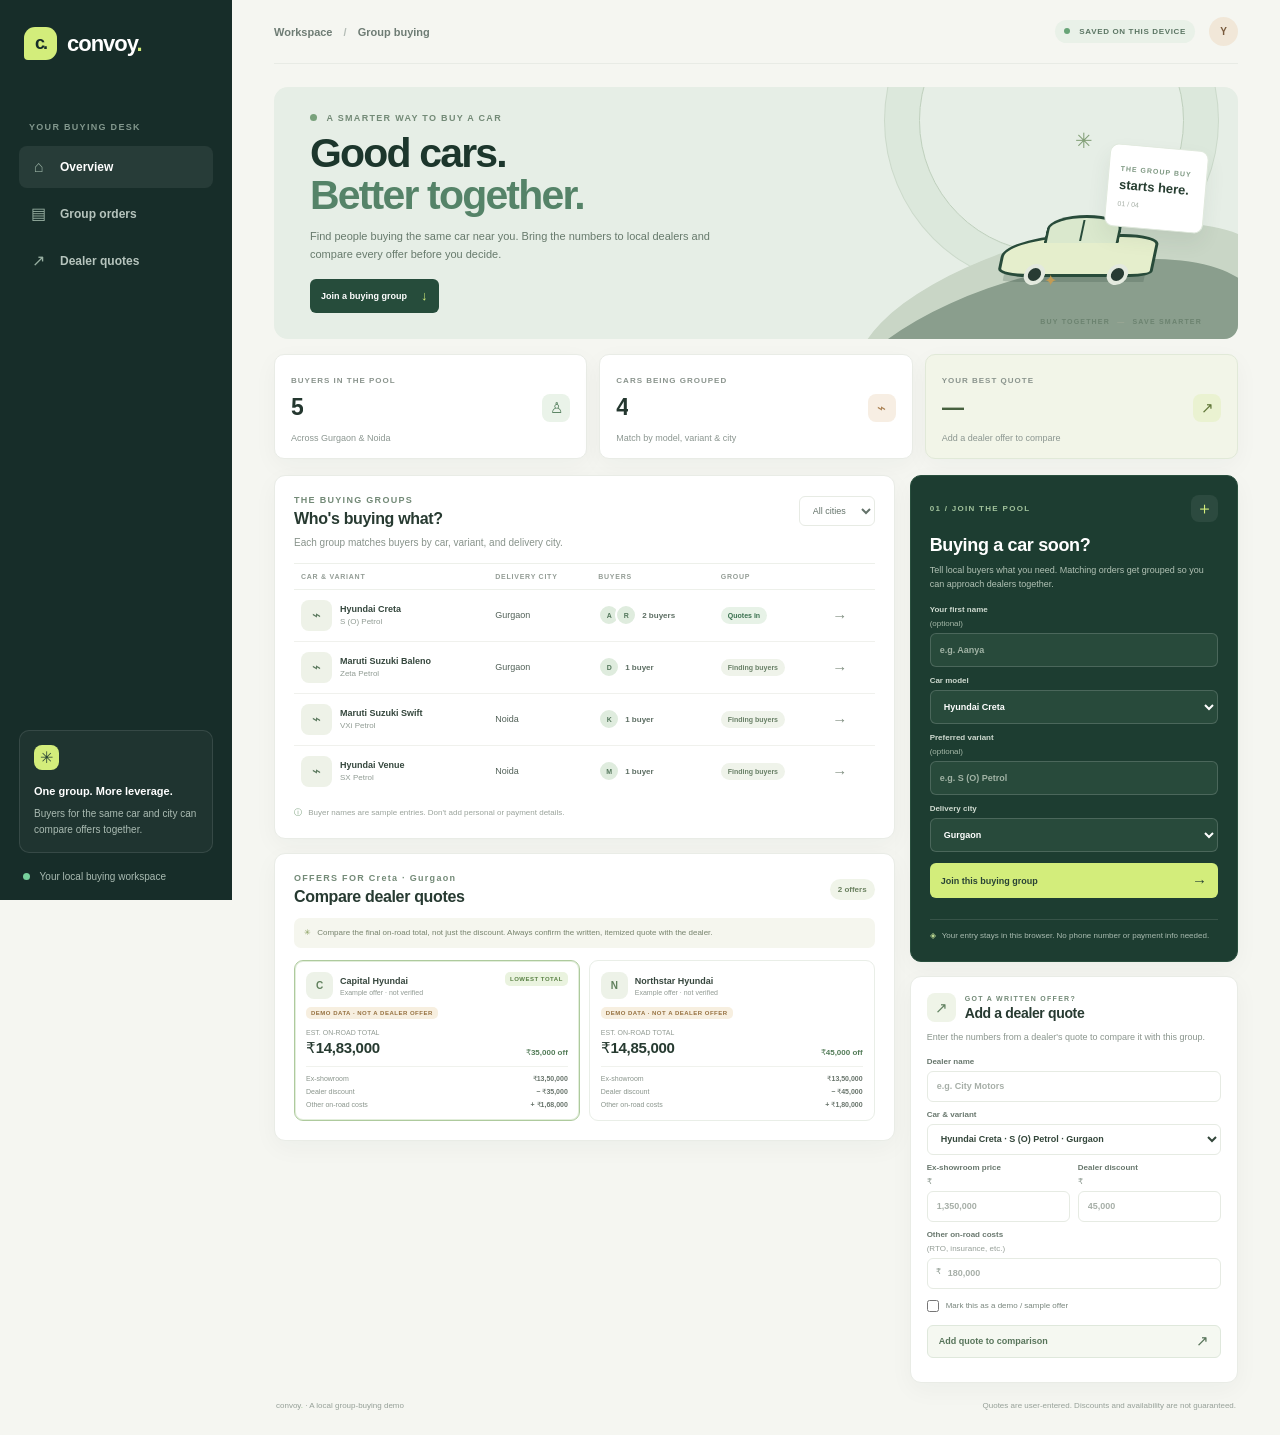
<file: index.html>
<!doctype html>
<html lang="en">
  <head>
    <meta charset="UTF-8" />
    <meta name="viewport" content="width=device-width, initial-scale=1.0" />
    <meta name="theme-color" content="#172d29" />
    <meta name="description" content="Bring local car buyers together and compare dealer quotes for a group purchase." />
    <title>Convoy | Buy together, drive a better deal</title>
    <link rel="stylesheet" href="/styles.css" />
    <script src="/app.js" defer></script>
  </head>
  <body>
    <div class="app-shell">
      <aside class="sidebar">
        <a class="brand" href="#overview" aria-label="Convoy home">
          <span class="brand-mark" aria-hidden="true">c.</span>
          <span>convoy<span class="brand-period">.</span></span>
        </a>
        <p class="side-label">YOUR BUYING DESK</p>
        <a class="side-link active" href="#overview"><span aria-hidden="true">⌂</span> Overview</a>
        <a class="side-link" href="#batches"><span aria-hidden="true">▤</span> Group orders</a>
        <a class="side-link" href="#dealer-quotes"><span aria-hidden="true">↗</span> Dealer quotes</a>
        <div class="sidebar-spacer"></div>
        <div class="sidebar-tip">
          <span class="tip-icon" aria-hidden="true">✳</span>
          <b>One group. More leverage.</b>
          <p>Buyers for the same car and city can compare offers together.</p>
        </div>
        <div class="sidebar-foot"><span></span> Your local buying workspace</div>
      </aside>

      <main class="main-content">
        <header class="topbar">
          <div class="crumb">Workspace <span>/</span> Group buying</div>
          <div class="topbar-actions">
            <span class="local-badge"><i></i> SAVED ON THIS DEVICE</span>
            <span class="user-avatar" aria-label="You">Y</span>
          </div>
        </header>

        <section class="hero" id="overview">
          <div class="hero-copy">
            <p class="eyebrow"><span class="eyebrow-dot"></span> A SMARTER WAY TO BUY A CAR</p>
            <h1>Good cars.<br /><em>Better together.</em></h1>
            <p>Find people buying the same car near you. Bring the numbers to local dealers and compare every offer before you decide.</p>
            <a class="hero-cta" href="#join-pool">Join a buying group <span aria-hidden="true">↓</span></a>
          </div>
          <div class="hero-visual" aria-hidden="true">
            <div class="hero-sun"></div>
            <div class="road road-back"></div>
            <div class="road road-front"></div>
            <div class="hero-car"><span class="car-window"></span><span class="car-wheel wheel-left"></span><span class="car-wheel wheel-right"></span></div>
            <div class="hero-sticker"><span>THE GROUP BUY</span><b>starts here.</b><i>01 / 04</i></div>
            <span class="hero-star star-one">✳</span><span class="hero-star star-two">✦</span>
          </div>
          <div class="hero-index">BUY TOGETHER <span>—</span> SAVE SMARTER</div>
        </section>

        <section class="stats-grid" aria-label="Group buying summary">
          <article class="stat-card">
            <span class="stat-label">BUYERS IN THE POOL</span>
            <div><b id="buyerCount">5</b><span class="stat-icon mint" aria-hidden="true">♙</span></div>
            <small>Across Gurgaon &amp; Noida</small>
          </article>
          <article class="stat-card">
            <span class="stat-label">CARS BEING GROUPED</span>
            <div><b id="modelCount">4</b><span class="stat-icon peach" aria-hidden="true">⌁</span></div>
            <small>Match by model, variant &amp; city</small>
          </article>
          <article class="stat-card accent-stat">
            <span class="stat-label">YOUR BEST QUOTE</span>
            <div><b id="bestQuote">—</b><span class="stat-icon lime" aria-hidden="true">↗</span></div>
            <small id="bestQuoteNote">Add a dealer offer to compare</small>
          </article>
        </section>

        <section class="workspace-grid">
          <div class="primary-column">
            <section id="batches" class="panel batch-panel">
              <div class="panel-heading">
                <div>
                  <p class="eyebrow">THE BUYING GROUPS</p>
                  <h2>Who's buying what?</h2>
                </div>
                <label class="filter-wrap">
                  <span class="sr-only">Filter buying groups by city</span>
                  <select id="cityFilter">
                    <option value="All cities">All cities</option>
                    <option value="Gurgaon">Gurgaon</option>
                    <option value="Noida">Noida</option>
                  </select>
                </label>
              </div>
              <p class="panel-description">Each group matches buyers by car, variant, and delivery city.</p>
              <div class="table-wrap">
                <table>
                  <thead><tr><th>CAR &amp; VARIANT</th><th>DELIVERY CITY</th><th>BUYERS</th><th>GROUP</th><th></th></tr></thead>
                  <tbody id="batchRows"></tbody>
                </table>
                <div id="emptyBatches" class="empty-state hidden">No groups in this city yet. Start one below.</div>
              </div>
              <p class="table-footnote"><span>ⓘ</span> Buyer names are sample entries. Don't add personal or payment details.</p>
            </section>

            <section id="dealer-quotes" class="panel quotes-panel">
              <div class="panel-heading quote-heading">
                <div>
                  <p class="eyebrow">OFFERS FOR <span id="quoteGroupLabel">CRETA · GURGAON</span></p>
                  <h2>Compare dealer quotes</h2>
                </div>
                <span class="quote-count" id="quoteCount">2 offers</span>
              </div>
              <div class="quote-note"><span aria-hidden="true">✳</span> Compare the final on-road total, not just the discount. Always confirm the written, itemized quote with the dealer.</div>
              <div id="quoteCards" class="quote-list"></div>
              <div id="emptyQuotes" class="empty-quotes hidden">
                <span aria-hidden="true">↗</span><b>No offers for this group yet</b>
                <p>Add the written quotes you receive from dealers to compare totals.</p>
              </div>
            </section>
          </div>

          <aside class="secondary-column">
            <section id="join-pool" class="panel join-panel">
              <div class="join-head">
                <span class="join-step">01 / JOIN THE POOL</span>
                <span class="join-icon" aria-hidden="true">＋</span>
              </div>
              <h2>Buying a car soon?</h2>
              <p>Tell local buyers what you need. Matching orders get grouped so you can approach dealers together.</p>
              <form id="buyerForm" class="form-stack">
                <label>Your first name <span class="optional">(optional)</span><input id="buyerName" maxlength="40" placeholder="e.g. Aanya" /></label>
                <label>Car model
                  <select id="buyerModel" required>
                    <option value="Creta">Hyundai Creta</option>
                    <option value="Venue">Hyundai Venue</option>
                    <option value="Swift">Maruti Suzuki Swift</option>
                    <option value="Baleno">Maruti Suzuki Baleno</option>
                  </select>
                </label>
                <label>Preferred variant <span class="optional">(optional)</span><input id="buyerVariant" maxlength="60" placeholder="e.g. S (O) Petrol" /></label>
                <label>Delivery city
                  <select id="buyerCity" required><option value="Gurgaon">Gurgaon</option><option value="Noida">Noida</option></select>
                </label>
                <button class="submit-button" type="submit">Join this buying group <span aria-hidden="true">→</span></button>
                <p id="buyerMessage" class="form-message" role="status" aria-live="polite"></p>
              </form>
              <div class="privacy-note"><span aria-hidden="true">◈</span> Your entry stays in this browser. No phone number or payment info needed.</div>
            </section>

            <section class="panel dealer-panel">
              <div class="dealer-heading">
                <span class="dealer-icon" aria-hidden="true">↗</span>
                <div><p class="eyebrow">GOT A WRITTEN OFFER?</p><h2>Add a dealer quote</h2></div>
              </div>
              <p class="dealer-description">Enter the numbers from a dealer's quote to compare it with this group.</p>
              <form id="quoteForm" class="form-stack quote-form">
                <label>Dealer name<input id="dealerName" maxlength="60" placeholder="e.g. City Motors" required /></label>
                <label>Car &amp; variant<select id="quoteBatch" required></select></label>
                <div class="form-row">
                  <label>Ex-showroom price <span>₹</span><input id="exShowroom" type="number" min="1000" max="100000000" step="1000" placeholder="1,350,000" required /></label>
                  <label>Dealer discount <span>₹</span><input id="discount" type="number" min="0" max="10000000" step="1000" placeholder="45,000" required /></label>
                </div>
                <label>Other on-road costs <span class="optional">(RTO, insurance, etc.)</span><span class="currency-field"><span>₹</span><input id="otherCosts" type="number" min="0" max="10000000" step="1000" placeholder="180,000" required /></span></label>
                <label class="check-row"><input id="sampleQuote" type="checkbox" /><span>Mark this as a demo / sample offer</span></label>
                <button class="outline-submit" type="submit">Add quote to comparison <span aria-hidden="true">↗</span></button>
                <p id="quoteMessage" class="form-message" role="status" aria-live="polite"></p>
              </form>
            </section>
          </aside>
        </section>

        <footer class="page-footer">
          <span>convoy<span class="brand-period">.</span> · A local group-buying demo</span>
          <span>Quotes are user-entered. Discounts and availability are not guaranteed.</span>
        </footer>
      </main>
    </div>
  </body>
</html>
</file>
<file: styles.css>
:root {
  font-family: "Segoe UI", Arial, sans-serif;
  color: #23332f;
  background: #f5f6f1;
  font-synthesis: none;
  text-rendering: optimizeLegibility;
  --ink: #20332e;
  --muted: #829089;
  --green: #2f725c;
  --forest: #172d29;
  --line: #e9ebe5;
  --paper: #fff;
  --lime: #d3ed7b;
  --shadow: 0 7px 25px #1e35270a;
}

* { box-sizing: border-box; }
html { scroll-behavior: smooth; }
body { margin: 0; min-width: 320px; }
button, input, select { font: inherit; }
button, a, select { -webkit-tap-highlight-color: transparent; }
button { cursor: pointer; }
.app-shell { min-height: 100vh; }

.sidebar {
  position: fixed;
  inset: 0 auto 0 0;
  z-index: 3;
  display: flex;
  flex-direction: column;
  width: 232px;
  padding: 27px 19px 18px;
  color: #fff;
  background: var(--forest);
}
.brand {
  display: flex;
  align-items: center;
  gap: 10px;
  width: fit-content;
  margin: 0 0 62px 5px;
  color: #fff;
  text-decoration: none;
  font-size: 22px;
  font-weight: 800;
  letter-spacing: -1px;
}
.brand-mark {
  display: grid;
  width: 33px;
  height: 33px;
  place-items: center;
  border-radius: 11px 11px 11px 4px;
  background: var(--lime);
  color: var(--forest);
  font-size: 18px;
  letter-spacing: -2px;
}
.brand-period { color: #8ebd80; }
.sidebar .brand-period { color: var(--lime); }
.side-label, .eyebrow, .stat-label, .join-step {
  font-size: 9px;
  font-weight: 800;
  letter-spacing: 1.3px;
}
.side-label { margin: 0 10px 12px; color: #82978d; }
.side-link {
  display: flex;
  align-items: center;
  gap: 13px;
  margin: 2px 0;
  padding: 12px 11px;
  border-radius: 8px;
  color: #b6c4bd;
  text-decoration: none;
  font-size: 12px;
  font-weight: 600;
}
.side-link span { width: 17px; color: #98b0a2; font-size: 16px; text-align: center; }
.side-link.active, .side-link:hover { background: #ffffff12; color: #fff; }
.sidebar-spacer { flex: 1; }
.sidebar-tip { padding: 14px; border: 1px solid #ffffff1b; border-radius: 10px; background: #ffffff09; }
.tip-icon { display: grid; width: 25px; height: 25px; margin-bottom: 11px; place-items: center; border-radius: 8px; background: var(--lime); color: #294536; }
.sidebar-tip b { font-size: 11px; }
.sidebar-tip p { margin: 7px 0 0; color: #aabbb2; font-size: 10px; line-height: 1.6; }
.sidebar-foot { padding: 18px 4px 0; color: #aabbb2; font-size: 10px; }
.sidebar-foot span { display: inline-block; width: 7px; height: 7px; margin-right: 7px; border-radius: 50%; background: #77d19c; }

.main-content { max-width: 1630px; margin-left: 232px; padding: 0 42px 25px; }
.topbar { display: flex; height: 64px; align-items: center; justify-content: space-between; border-bottom: 1px solid #e8ebe5; }
.crumb { color: #6e7c74; font-size: 11px; font-weight: 600; }
.crumb span { padding: 0 8px; color: #b5bdb7; }
.topbar-actions { display: flex; align-items: center; gap: 14px; }
.local-badge { padding: 7px 9px; border-radius: 20px; background: #e9f1e8; color: #5c7664; font-size: 8px; font-weight: 800; letter-spacing: .65px; }
.local-badge i { display: inline-block; width: 6px; height: 6px; margin-right: 6px; border-radius: 50%; background: #68a477; }
.user-avatar { display: grid; width: 29px; height: 29px; place-items: center; border-radius: 50%; background: #f1e7d8; color: #795b3e; font-size: 10px; font-weight: 800; }

.hero {
  position: relative;
  display: flex;
  min-height: 236px;
  align-items: center;
  justify-content: space-between;
  overflow: hidden;
  margin: 23px 0 15px;
  padding: 26px 36px;
  border-radius: 14px;
  background: #e6eee6;
}
.hero-copy { position: relative; z-index: 1; width: min(57%, 550px); }
.eyebrow { margin: 0 0 9px; color: #738a77; }
.eyebrow-dot { display: inline-block; width: 7px; height: 7px; margin-right: 6px; border-radius: 50%; background: #79a27c; }
.hero h1 { margin: 0; color: #1c362c; font-size: clamp(32px, 3.2vw, 42px); font-weight: 800; letter-spacing: -1.8px; line-height: 1.03; }
.hero h1 em { color: #558368; font-style: normal; }
.hero-copy > p:not(.eyebrow) { max-width: 410px; margin: 11px 0 15px; color: #677a6c; font-size: 11px; line-height: 1.65; }
.hero-cta { display: inline-flex; min-height: 34px; align-items: center; gap: 14px; padding: 8px 11px; border-radius: 6px; background: #264c3b; color: #fff; text-decoration: none; font-size: 9px; font-weight: 700; }
.hero-cta:hover { background: #34674f; }
.hero-cta span { color: var(--lime); font-size: 13px; }
.hero-visual { position: absolute; inset: 0 0 0 53%; overflow: hidden; }
.hero-sun { position: absolute; top: -99px; right: 12%; width: 265px; height: 265px; border: 1px solid #bfd0bd; border-radius: 50%; box-shadow: 0 0 0 34px #dce8dc, 0 0 0 35px #cbd9ca; }
.road { position: absolute; right: -43px; bottom: -96px; width: 430px; height: 170px; transform: rotate(-15deg); border-radius: 50%; }
.road-back { bottom: -68px; background: #c9d6c6; }
.road-front { right: -27px; bottom: -104px; background: #8a9e8d; }
.hero-car { position: absolute; right: 18%; bottom: 62px; width: 155px; height: 43px; border: 3px solid #284b3a; border-radius: 53% 24% 14% 20%; background: #e5eecc; transform: skew(-12deg); box-shadow: 0 12px 0 -7px #33493b35; }
.hero-car::before { position: absolute; top: -22px; left: 37px; width: 69px; height: 25px; border: 3px solid #284b3a; border-bottom: 0; border-radius: 60% 60% 0 0; background: #dae8cd; content: ""; }
.car-window { position: absolute; z-index: 1; top: -17px; left: 72px; width: 2px; height: 21px; background: #284b3a; }
.car-wheel { position: absolute; bottom: -11px; width: 21px; height: 21px; border: 4px solid #e3e9de; border-radius: 50%; background: #283b33; }
.wheel-left { left: 24px; }
.wheel-right { right: 21px; }
.hero-sticker { position: absolute; top: 60px; right: 7%; display: grid; width: 99px; height: 83px; align-content: center; padding: 11px; border: 1px solid #e0e9dd; border-radius: 9px; background: #fff; box-shadow: 0 10px 20px #33493b14; transform: rotate(5deg); }
.hero-sticker span { color: #7d9781; font-size: 7px; font-weight: 800; letter-spacing: 1px; }
.hero-sticker b { margin-top: 5px; color: #263d30; font-size: 13px; }
.hero-sticker i { margin-top: 8px; color: #a6afa6; font-size: 7px; font-style: normal; }
.hero-star { position: absolute; color: #819e76; }
.star-one { top: 42px; right: 32%; font-size: 21px; }
.star-two { bottom: 49px; right: 40%; color: #c39b54; font-size: 16px; }
.hero-index { position: absolute; right: 36px; bottom: 14px; z-index: 1; color: #6c8370; font-size: 7px; font-weight: 800; letter-spacing: 1.2px; }
.hero-index span { padding: 0 4px; color: #9da995; }

.stats-grid { display: grid; grid-template-columns: repeat(3, minmax(0, 1fr)); gap: 12px; margin-bottom: 16px; }
.stat-card { min-width: 0; padding: 14px 16px 13px; border: 1px solid #e9ece6; border-radius: 10px; background: #fff; box-shadow: var(--shadow); }
.stat-label { color: #8a948d; font-size: 8px; letter-spacing: 1px; }
.stat-card > div { display: flex; align-items: center; justify-content: space-between; margin: 7px 0 5px; }
.stat-card > div > b { overflow: hidden; color: #24372f; font-size: 23px; letter-spacing: -.9px; text-overflow: ellipsis; white-space: nowrap; }
.stat-card > small { color: #8b9690; font-size: 9px; }
.stat-icon { display: grid; width: 28px; height: 28px; flex: none; place-items: center; border-radius: 8px; font-size: 15px; }
.mint { background: #eaf3e9; color: #578160; }
.peach { background: #f7eee3; color: #ab8254; }
.lime { background: #eaf2d1; color: #607738; }
.accent-stat { border-color: #e1e9d8; background: #f2f5e8; }
.accent-stat > div > b { color: #47613f; }

.workspace-grid { display: grid; grid-template-columns: minmax(0, 1.55fr) minmax(265px, .82fr); gap: 15px; align-items: start; }
.primary-column, .secondary-column { display: grid; min-width: 0; gap: 14px; }
.panel { min-width: 0; padding: 19px; border: 1px solid #e9ece6; border-radius: 11px; background: var(--paper); box-shadow: var(--shadow); }
.panel-heading { display: flex; align-items: center; justify-content: space-between; gap: 10px; }
.panel-heading .eyebrow { margin-bottom: 5px; }
.panel h2 { margin: 0; color: #273a31; font-size: 16px; letter-spacing: -.35px; }
.panel-description { margin: 7px 0 13px; color: #88938b; font-size: 10px; line-height: 1.5; }
.filter-wrap select { max-width: 135px; height: 30px; padding: 0 9px; border: 1px solid #e7ebe4; border-radius: 6px; background: #fff; color: #64736a; font-size: 9px; }
.table-wrap { overflow-x: auto; }
table { width: 100%; border-collapse: collapse; text-align: left; }
th { padding: 9px 7px; border-top: 1px solid #edf0ea; border-bottom: 1px solid #edf0ea; color: #949d96; font-size: 7px; font-weight: 800; letter-spacing: .75px; white-space: nowrap; }
td { padding: 10px 7px; border-bottom: 1px solid #f0f1ed; color: #526158; font-size: 9px; white-space: nowrap; }
tr:last-child td { border-bottom: 0; }
.vehicle-cell { display: flex; min-width: 115px; align-items: center; gap: 8px; white-space: normal; }
.vehicle-thumb { display: grid; width: 31px; height: 31px; flex: none; place-items: center; border-radius: 8px; background: #eef2e8; color: #59775c; font-size: 15px; }
.vehicle-cell b, .vehicle-cell small { display: block; }
.vehicle-cell b { color: #35473d; font-size: 9px; }
.vehicle-cell small { margin-top: 3px; color: #909b93; font-size: 8px; }
.buyer-pills { display: flex; align-items: center; }
.buyer-avatar { display: grid; width: 22px; height: 22px; margin-left: -5px; place-items: center; border: 2px solid #fff; border-radius: 50%; background: #dfecde; color: #54775c; font-size: 7px; font-weight: 800; }
.buyer-avatar:first-child { margin-left: 0; }
.buyer-count { margin-left: 5px; color: #5e6f64; font-size: 8px; font-weight: 700; }
.stage-pill { display: inline-block; padding: 5px 7px; border-radius: 15px; background: #eff3ea; color: #698067; font-size: 7px; font-weight: 700; }
.stage-pill.ready { background: #e7f2e7; color: #39704e; }
.select-group { border: 0; background: transparent; color: #819082; font-size: 15px; }
.select-group:hover { color: #3c795b; }
.table-footnote { margin: 10px 0 0; color: #9aa39b; font-size: 8px; line-height: 1.5; }
.table-footnote span { margin-right: 4px; color: #759b77; }

.quote-heading { margin-bottom: 12px; }
.quote-count { padding: 6px 8px; border-radius: 15px; background: #f0f4e9; color: #6a805f; font-size: 8px; font-weight: 700; white-space: nowrap; }
.quote-note { margin: 0 0 12px; padding: 9px 10px; border-radius: 7px; background: #f5f6ee; color: #77836d; font-size: 8px; line-height: 1.55; }
.quote-note span { padding-right: 4px; color: #869c5b; }
.quote-list { display: grid; grid-template-columns: repeat(2, minmax(0, 1fr)); gap: 9px; }
.quote-card { min-width: 0; padding: 11px; border: 1px solid #e9eee7; border-radius: 9px; background: #fff; }
.quote-card.best { border-color: #aeca9d; box-shadow: inset 0 0 0 1px #e2eedb; }
.quote-top { display: flex; align-items: flex-start; justify-content: space-between; gap: 6px; }
.quote-dealer { display: flex; min-width: 0; align-items: center; gap: 7px; }
.dealer-avatar { display: grid; width: 27px; height: 27px; flex: none; place-items: center; border-radius: 8px; background: #edf2e8; color: #60805d; font-size: 10px; font-weight: 800; }
.quote-dealer b, .quote-dealer small { display: block; overflow: hidden; text-overflow: ellipsis; white-space: nowrap; }
.quote-dealer b { color: #37473e; font-size: 9px; }
.quote-dealer small { margin-top: 3px; color: #919a93; font-size: 7px; }
.best-label { padding: 4px 5px; border-radius: 5px; background: #eaf3df; color: #598044; font-size: 6px; font-weight: 800; letter-spacing: .5px; white-space: nowrap; }
.demo-label { display: inline-block; margin-top: 8px; padding: 3px 5px; border-radius: 5px; background: #f7efe0; color: #95703f; font-size: 6px; font-weight: 800; letter-spacing: .5px; }
.quote-total { display: flex; align-items: end; justify-content: space-between; gap: 5px; margin-top: 10px; }
.quote-total small, .quote-total strong { display: block; }
.quote-total small { margin-bottom: 3px; color: #929b93; font-size: 7px; }
.quote-total strong { color: #263a30; font-size: 15px; letter-spacing: -.3px; }
.quote-discount { color: #527b57; font-size: 8px; font-weight: 700; white-space: nowrap; }
.quote-breakdown { display: grid; gap: 5px; margin-top: 9px; padding-top: 8px; border-top: 1px solid #f0f2ed; }
.quote-breakdown div { display: flex; justify-content: space-between; gap: 5px; color: #8a958c; font-size: 7px; }
.quote-breakdown b { color: #69756c; font-weight: 600; }
.empty-quotes, .empty-state { padding: 22px 10px; color: #839087; text-align: center; }
.empty-quotes > span { display: block; color: #91aa88; font-size: 22px; }
.empty-quotes b { display: block; margin-top: 6px; color: #53675a; font-size: 10px; }
.empty-quotes p { max-width: 250px; margin: 6px auto 0; font-size: 9px; line-height: 1.5; }
.empty-state { font-size: 10px; }

.join-panel { border-color: #294f3e; background: #1d3d31; color: #fff; }
.join-head { display: flex; align-items: center; justify-content: space-between; }
.join-step { color: #a1c29c; font-size: 8px; }
.join-icon { display: grid; width: 27px; height: 27px; place-items: center; border-radius: 8px; background: #ffffff12; color: var(--lime); font-size: 17px; }
.join-panel h2 { margin-top: 13px; color: #fff; font-size: 18px; }
.join-panel > p { margin: 7px 0 14px; color: #b2c2b5; font-size: 9px; line-height: 1.6; }
.form-stack { display: grid; gap: 9px; }
.form-stack label { display: grid; gap: 5px; color: #d0dbd1; font-size: 8px; font-weight: 700; }
.optional { display: inline; color: #a4b7a7; font-size: 8px; font-weight: 400; }
.form-stack input:not([type="checkbox"]), .form-stack select { width: 100%; height: 34px; padding: 0 9px; border: 1px solid #ffffff29; border-radius: 6px; outline: none; background: #284a3b; color: #fff; font-size: 9px; }
.form-stack input:focus, .form-stack select:focus { border-color: #b3d27a; }
.form-stack input::placeholder { color: #a1b3a5; }
.form-stack select option { background: #284a3b; }
.submit-button, .outline-submit { display: flex; min-height: 35px; align-items: center; justify-content: space-between; margin-top: 2px; padding: 0 11px; border: 0; border-radius: 6px; background: var(--lime); color: #294335; font-size: 9px; font-weight: 800; }
.submit-button:hover { background: #e0f49c; }
.submit-button span, .outline-submit span { font-size: 15px; }
.privacy-note { margin-top: 12px; padding-top: 10px; border-top: 1px solid #ffffff1d; color: #a9bbb0; font-size: 8px; line-height: 1.5; }
.privacy-note span { padding-right: 4px; color: #bdd893; }
.form-message { min-height: 0; margin: 0; color: #f4cba2; font-size: 8px; line-height: 1.4; }
.form-message:not(:empty) { padding: 7px 8px; border-radius: 5px; background: #ffffff10; }
.dealer-panel { padding: 16px; }
.dealer-heading { display: flex; align-items: center; gap: 9px; }
.dealer-icon { display: grid; width: 29px; height: 29px; flex: none; place-items: center; border-radius: 8px; background: #eff4e8; color: #628261; font-size: 15px; }
.dealer-heading .eyebrow { margin-bottom: 3px; font-size: 7px; }
.dealer-heading h2 { font-size: 14px; }
.dealer-description { margin: 9px 0 12px; color: #8a958d; font-size: 9px; line-height: 1.5; }
.quote-form { gap: 8px; }
.quote-form label { color: #68776d; font-size: 8px; }
.quote-form .optional { color: #969f98; }
.quote-form input:not([type="checkbox"]), .quote-form select { height: 31px; border-color: #e6ebe3; background: #fff; color: #33463a; font-size: 9px; }
.quote-form input:focus, .quote-form select:focus { border-color: #9cbd96; }
.quote-form input::placeholder { color: #a7afa8; }
.form-row { display: grid; grid-template-columns: 1fr 1fr; gap: 8px; }
.form-row label span, .currency-field > span { color: #89968c; font-size: 8px; font-weight: 400; }
.currency-field { position: relative; display: block; }
.currency-field > span { position: absolute; top: 9px; left: 9px; z-index: 1; }
.currency-field input { padding-left: 20px !important; }
.check-row { display: flex !important; align-items: center; gap: 7px !important; padding: 3px 0; color: #79867d !important; font-weight: 500 !important; }
.check-row input { width: 12px; height: 12px; margin: 0; accent-color: #4b7a59; }
.outline-submit { min-height: 33px; border: 1px solid #dfe8dc; background: #f5f8f1; color: #57745a; }
.outline-submit:hover { background: #ebf2e7; }
.quote-form .form-message { color: #a65343; }
.quote-form .form-message:not(:empty) { background: #fbf0eb; }
.page-footer { display: flex; justify-content: space-between; gap: 12px; margin: 18px 2px 0; color: #96a098; font-size: 8px; }
.hidden { display: none !important; }
.sr-only { position: absolute !important; width: 1px !important; height: 1px !important; overflow: hidden !important; clip: rect(0, 0, 0, 0) !important; white-space: nowrap !important; }

@media (max-width: 1120px) {
  .main-content { padding-right: 25px; padding-left: 25px; }
  .workspace-grid { grid-template-columns: minmax(0, 1.35fr) minmax(250px, .85fr); gap: 11px; }
  .panel { padding: 15px; }
  .hero { padding-left: 27px; }
}
@media (max-width: 850px) {
  .sidebar { width: 60px; align-items: center; padding: 18px 7px; }
  .brand { margin: 0 0 34px; }
  .brand > span:last-child, .side-label, .side-link:not(.active), .sidebar-tip { display: none; }
  .side-link { justify-content: center; width: 42px; padding: 12px 0; }
  .side-link.active { font-size: 0; }
  .side-link span { font-size: 18px; }
  .sidebar-foot { padding: 14px 0 0; font-size: 0; }
  .sidebar-foot span { margin: 0; }
  .main-content { margin-left: 60px; padding-right: 17px; padding-left: 17px; }
  .workspace-grid { grid-template-columns: 1fr; }
  .secondary-column { grid-row: 1; grid-template-columns: 1fr 1fr; align-items: start; }
  .hero-visual { left: 52%; }
}
@media (max-width: 560px) {
  .main-content { padding-right: 11px; padding-left: 11px; }
  .topbar { height: 54px; }
  .local-badge { font-size: 0; }
  .local-badge i { margin: 0; }
  .hero { min-height: 211px; margin: 14px 0 11px; padding: 22px 18px; }
  .hero-copy { width: 75%; }
  .hero h1 { font-size: 31px; }
  .hero-copy > p:not(.eyebrow) { max-width: 270px; font-size: 9px; }
  .hero-visual { left: 59%; opacity: .73; }
  .hero-sun { right: -20px; width: 200px; height: 200px; }
  .hero-car { right: -14px; bottom: 60px; transform: scale(.75) skew(-12deg); }
  .hero-sticker { display: none; }
  .hero-index { right: 14px; font-size: 6px; }
  .stats-grid { gap: 6px; }
  .stat-card { padding: 11px 9px; }
  .stat-label { min-height: 18px; font-size: 6px; letter-spacing: .5px; }
  .stat-card > div > b { font-size: 18px; }
  .stat-card > small { font-size: 7px; line-height: 1.4; }
  .stat-icon { width: 23px; height: 23px; }
  .secondary-column { grid-template-columns: 1fr; }
  .panel { padding: 14px; }
  .panel h2 { font-size: 15px; }
  .quote-list { grid-template-columns: 1fr; }
  .page-footer { flex-direction: column; }
  table { min-width: 460px; }
  .form-row { gap: 6px; }
}
</file>
